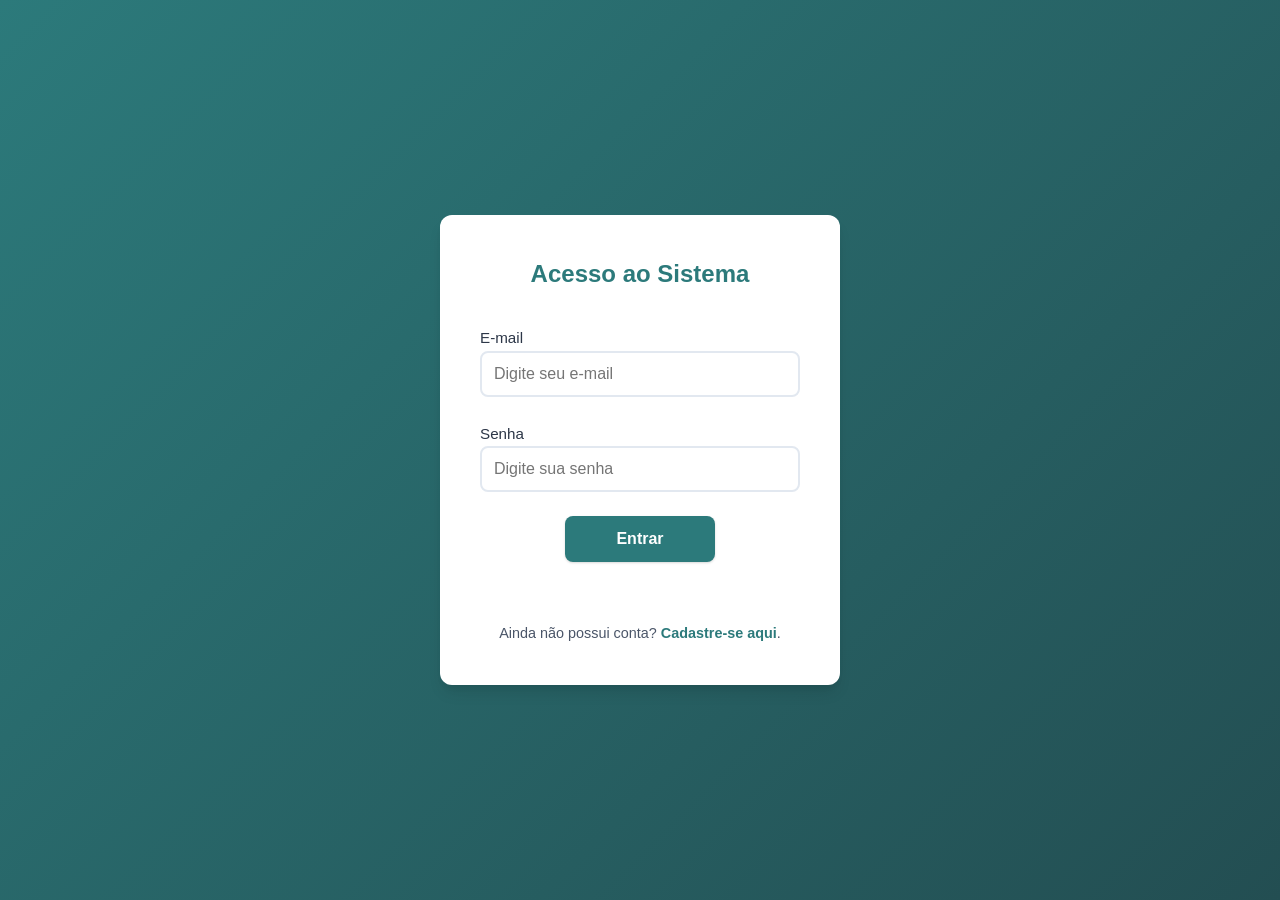
<file: index.html>
<!DOCTYPE html>
<html lang="pt-BR">
<head>
    <meta charset="UTF-8">
    <meta name="viewport" content="width=device-width, initial-scale=1.0">
    <title>Login - Agenda Médica</title>
     <link rel="stylesheet" href="styles.css">
    <link rel="stylesheet" href="login.css">
</head>
<body>  
    <div class="login-container">   
        <form id="login-form" class="login-form">
            <h2>Acesso ao Sistema</h2>
            
            <div class="form-group">
                <label for="email">E-mail</label>
                <input type="email" id="email" name="email" required placeholder="Digite seu e-mail">
            </div>
            
            <div class="form-group">
                <label for="password">Senha</label>
                <input type="password" id="password" name="password" required placeholder="Digite sua senha">
            </div>
            
            <button type="submit" class="btn btn-primary">Entrar</button>  
            
            <p id="login-message"></p>
            
            <p class="signup-link">Ainda não possui conta? 
                <a href="cadastro.html">Cadastre-se aqui</a>.
            </p>
        </form>
    </div>

    <script src="login.js"></script>
</body>
</html>
</file>
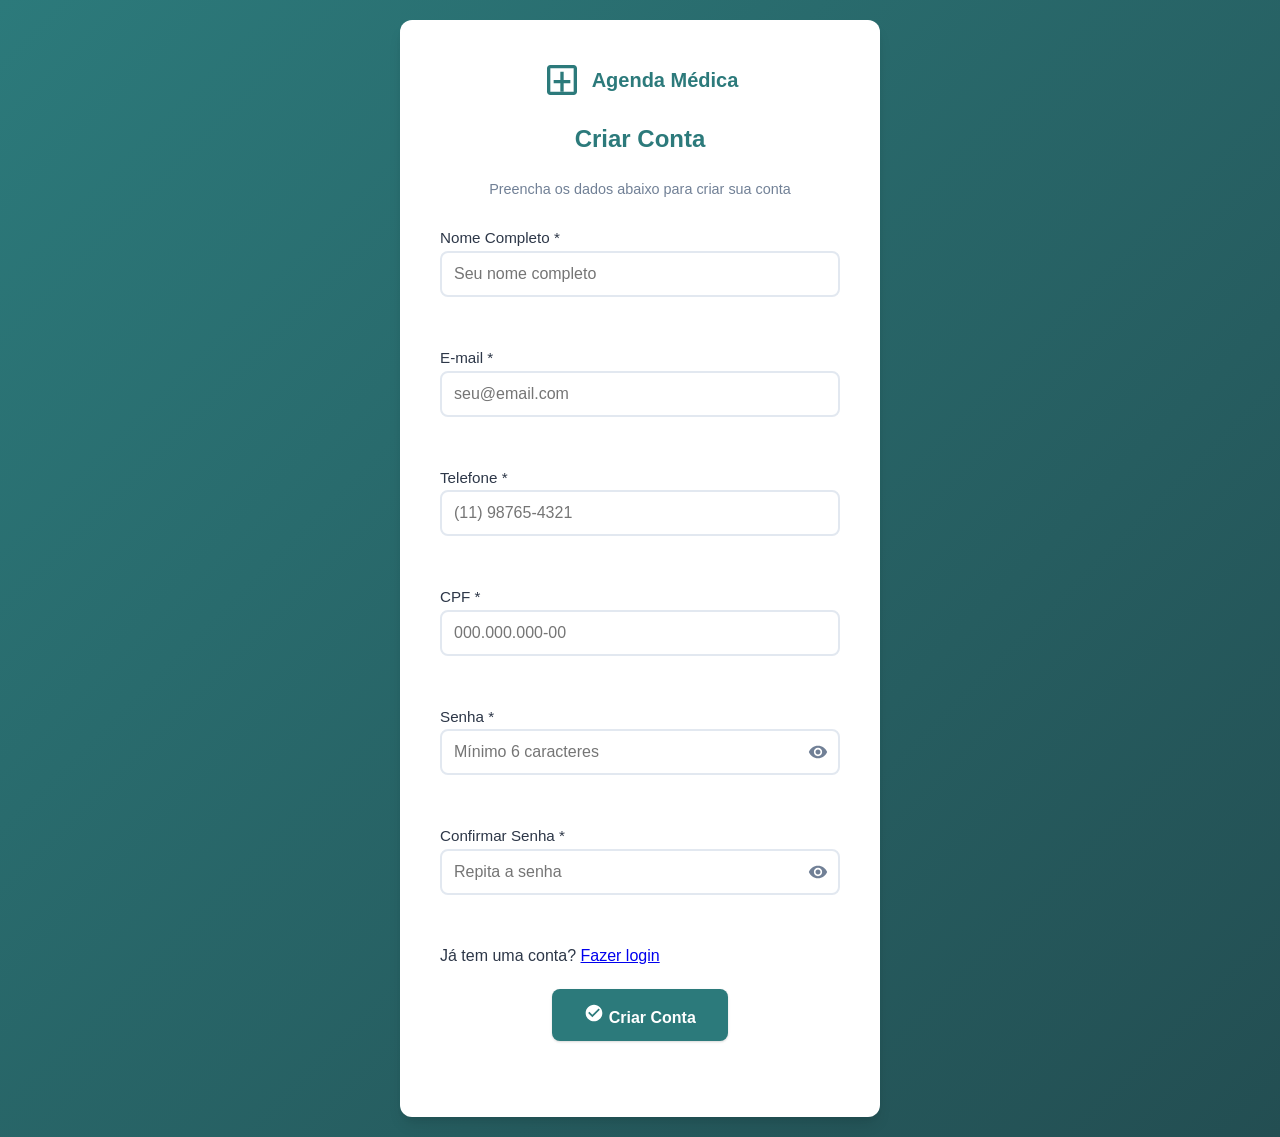
<file: cadastro.html>
<!DOCTYPE html>
<html lang="pt-BR">
<head>
    <meta charset="UTF-8">
    <meta name="viewport" content="width=device-width, initial-scale=1.0">
    <title>Cadastro - Agenda Médica</title>
    <link rel="stylesheet" href="styles.css">
    <link rel="stylesheet" href="login.css">
    <link rel="stylesheet" href="cadastro.css">
</head>
<body>
    <div class="login-container">
        <form id="cadastro-form" class="login-form cadastro-form" novalidate>
            
            <div class="login-logo">
                <svg width="40" height="40" viewBox="0 0 24 24" fill="none" xmlns="http://www.w3.org/2000/svg" aria-hidden="true">
                    <path d="M19 3H5C3.9 3 3 3.9 3 5V19C3 20.1 3.9 21 5 21H19C20.1 21 21 20.1 21 19V5C21 3.9 20.1 3 19 3ZM19 19H5V5H19V19Z" fill="currentColor"/>
                    <path d="M7 12H11V7H13V12H17V14H13V19H11V14H7V12Z" fill="currentColor"/>
                </svg>
                <span>Agenda Médica</span>
            </div>

            <h2>Criar Conta</h2>
            <p class="form-subtitle">Preencha os dados abaixo para criar sua conta</p>

            <div class="form-row-cadastro">
                <div class="form-group">
                    <label for="nomeCompleto">Nome Completo *</label>
                    <input type="text" id="nomeCompleto" name="nomeCompleto" required minlength="3" maxlength="100" placeholder="Seu nome completo">
                    <span class="error-message" role="alert"></span>
                </div>
            </div>

            <div class="form-row-cadastro">
                <div class="form-group">
                    <label for="email">E-mail *</label>
                    <input type="email" id="email" name="email" required placeholder="seu@email.com">
                    <span class="error-message" role="alert"></span>
                </div>
            </div>

            <div class="form-row-cadastro">
                <div class="form-group">
                    <label for="telefone">Telefone *</label>
                    <input type="tel" id="telefone" name="telefone" required pattern="[\d\s\(\)\-\+]+" minlength="10" maxlength="20" placeholder="(11) 98765-4321">
                    <span class="error-message" role="alert"></span>
                </div>
            </div>

            <div class="form-row-cadastro">
                <div class="form-group">
                    <label for="cpf">CPF *</label>
                    <input type="text" id="cpf" name="cpf" required minlength="11" maxlength="14" placeholder="000.000.000-00">
                    <span class="error-message" role="alert"></span>
                </div>
            </div>

            <div class="form-row-cadastro">
                <div class="form-group">
                    <label for="senha">Senha *</label>
                    <div class="input-with-toggle">
                        <input type="password" id="senha" name="senha" required minlength="6" maxlength="50" placeholder="Mínimo 6 caracteres">
                        <button type="button" class="toggle-password" aria-label="Mostrar senha" data-target="senha">
                            <svg class="eye-icon" width="20" height="20" viewBox="0 0 24 24" fill="none" xmlns="http://www.w3.org/2000/svg">
                                <path d="M12 4.5C7 4.5 2.73 7.61 1 12c1.73 4.39 6 7.5 11 7.5s9.27-3.11 11-7.5c-1.73-4.39-6-7.5-11-7.5zM12 17c-2.76 0-5-2.24-5-5s2.24-5 5-5 5 2.24 5 5-2.24 5-5 5zm0-8c-1.66 0-3 1.34-3 3s1.34 3 3 3 3-1.34 3-3-1.34-3-3-3z" fill="currentColor"/>
                            </svg>
                        </button>
                    </div>
                    <span class="error-message" role="alert"></span>
                </div>
            </div>

            <div class="form-row-cadastro">
                <div class="form-group">
                    <label for="confirmarSenha">Confirmar Senha *</label>
                    <div class="input-with-toggle">
                        <input type="password" id="confirmarSenha" name="confirmarSenha" required minlength="6" maxlength="50" placeholder="Repita a senha">
                        <button type="button" class="toggle-password" aria-label="Mostrar confirmação de senha" data-target="confirmarSenha">
                            <svg class="eye-icon" width="20" height="20" viewBox="0 0 24 24" fill="none" xmlns="http://www.w3.org/2000/svg">
                                <path d="M12 4.5C7 4.5 2.73 7.61 1 12c1.73 4.39 6 7.5 11 7.5s9.27-3.11 11-7.5c-1.73-4.39-6-7.5-11-7.5zM12 17c-2.76 0-5-2.24-5-5s2.24-5 5-5 5 2.24 5 5-2.24 5-5 5zm0-8c-1.66 0-3 1.34-3 3s1.34 3 3 3 3-1.34 3-3-1.34-3-3-3z" fill="currentColor"/>
                            </svg>
                        </button>
                    </div>
                    <span class="error-message" role="alert"></span>
                </div>
            </div>

            <div class="password-strength-container" id="passwordStrength" style="display:none;">
                <div class="strength-label">Força da senha: <span id="strengthText">Fraca</span></div>
                <div class="strength-bar">
                    <div class="strength-fill" id="strengthFill"></div>
                </div>
            </div>

            <p>Já tem uma conta? <a href="index.html">Fazer login</a></p>

            <button type="submit" class="btn-cadastro">
                <svg width="20" height="20" viewBox="0 0 24 24" fill="none" xmlns="http://www.w3.org/2000/svg" aria-hidden="true">
                    <path d="M12 2C6.48 2 2 6.48 2 12s4.48 10 10 10 10-4.48 10-10S17.52 2 12 2zm-2 15l-5-5 1.41-1.41L10 14.17l7.59-7.59L19 8l-9 9z" fill="currentColor"/>
                </svg>
                Criar Conta
            </button>

            <p id="cadastro-message"></p> 

            <div class="form-footer-links">
            </div>
        </form>
    </div>
    
    <script src="cadastro.js"></script>
</body>
</html>
</file>
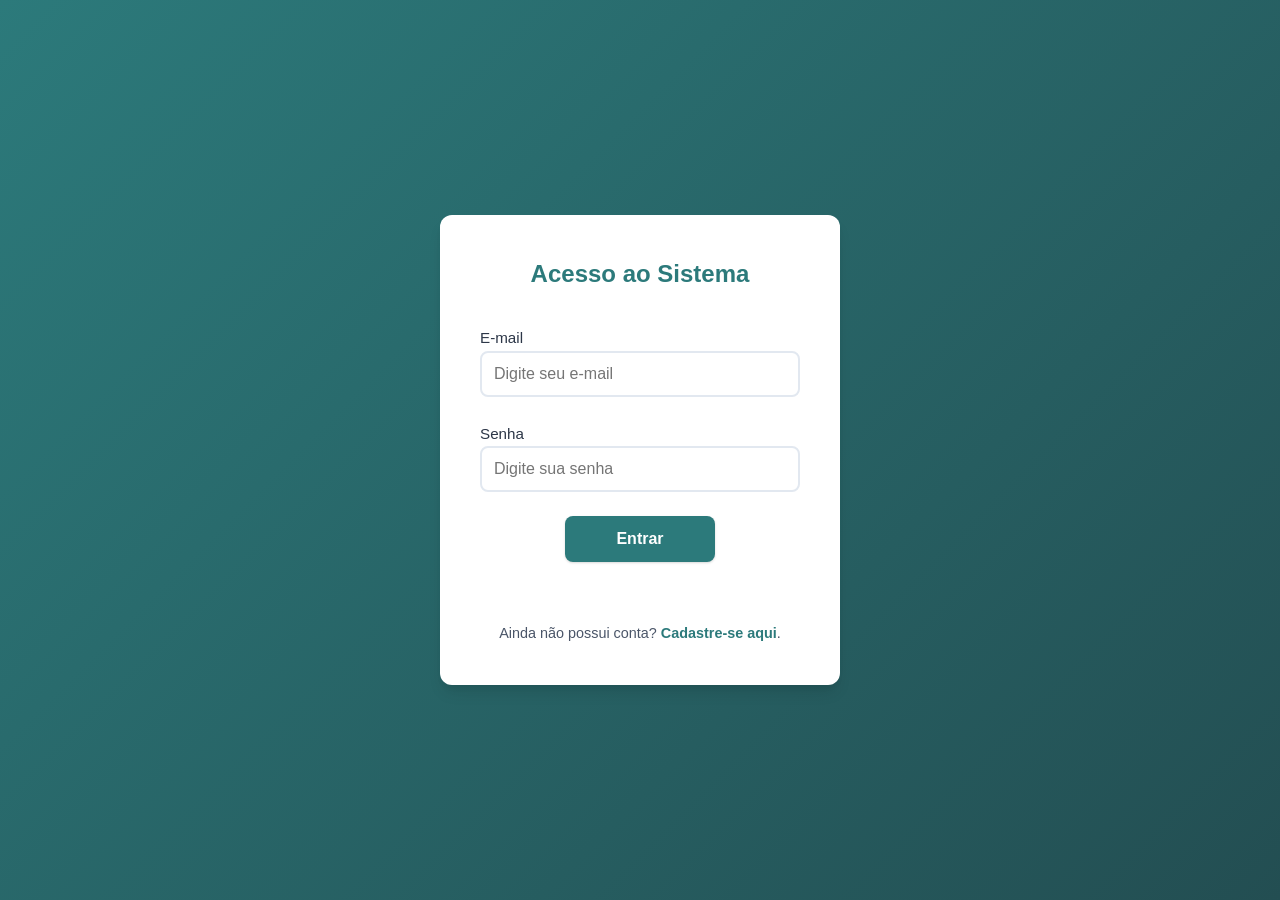
<file: principal.html>
<!DOCTYPE html>
<html lang="pt-br">
<head>
    <meta charset="UTF-8">
    <meta name="viewport" content="width=device-width, initial-scale=1.0">
    <meta name="description" content="Sistema de Agendamento Médico CSD">
    <title>CSD - Agenda Fácil Saúde +</title>
    <link rel="icon" href="./images/agenda.png" type="image/png">
    <link rel="stylesheet" href="styles.css">
    <link rel="stylesheet" href="principal.css">
</head>
<body>

    <header role="banner">
        <div class="container header-content">
            <div>
                <h1>CSD - Agenda Fácil Saúde<span>+</span></h1>
                <p>Sistema de Agendamento Médico Profissional</p>
            </div>
            <div style="text-align: right;">
                <p id="user-greeting" style="font-size: 0.9rem; margin-bottom: 5px;"></p>
                <button id="btn-logout" class="btn btn-small btn-danger">Sair do Sistema</button>
            </div>
        </div>
    </header>

    <main class="container main-grid">
        
        <section id="agendamento" aria-labelledby="titulo-novo">
            <h2 id="titulo-novo">Novo Agendamento</h2>
            
            <form id="form-agenda">
                <input type="hidden" id="id" name="id">

                <div class="input-group">
                    <label for="nome">Nome do Paciente:</label>
                    <input type="text" id="nome" name="nome" placeholder="Nome completo" required minlength="3" maxlength="100" pattern="[A-Za-zÀ-ÖØ-öø-ÿ\s]+">
                </div>

                <div class="form-row">
                    <div class="input-group">
                        <label for="email">E-mail do Paciente:</label>
                        <input type="email" id="emailPaciente" name="email" placeholder="exemplo@email.com" required maxlength="100">
                    </div>
                    
                    <div class="input-group">
                        <label for="telefone">Telefone:</label>
                        <input type="tel" id="telefone" name="telefone" placeholder="(99) 99999-9999" required minlength="15" maxlength="15">
                    </div>
                </div>

                <div class="input-group">
                    <label for="endereco">Endereço:</label>
                    <input type="text" id="endereco" name="endereco" placeholder="Rua, Número, Bairro" required minlength="5" maxlength="150">
                </div>

                <div class="form-row">
                    <div class="input-group">
                        <label for="data">Data:</label>
                        <input type="date" id="data" name="data" required>
                    </div>
                    
                    <div class="input-group">
                        <label for="hora">Hora:</label>
                        <input type="time" id="hora" name="hora" required>
                    </div>
                </div>

                <div class="input-group">
                    <label for="tipo">Tipo de Compromisso:</label>
                    <select id="tipo" name="tipo" required>
                        <option value="" disabled selected>Selecione...</option>
                        <option value="Consulta">Consulta Médica</option>
                        <option value="Exame">Exame</option>
                        <option value="Tratamento">Tratamento</option>
                    </select>
                </div>

                <div class="input-group">
                    <label for="obs">Observações:</label>
                    <textarea id="obs" name="obs" rows="3" maxlength="200" placeholder="Histórico, alergias..."></textarea>
                    <div class="char-counter"><span id="contador">0</span>/200</div>
                </div>

                <button type="submit" class="btn-primary" id="btn-salvar">Agendar Compromisso</button>
                <button type="button" class="btn-secondary" id="btn-cancelar-edicao" style="display: none;">Cancelar Edição</button>
            </form>
        </section>

        <section id="lista-compromissos" aria-labelledby="titulo-lista">
            <h2 id="titulo-lista">Compromissos Agendados</h2>

            <div class="filtros-container" style="margin-bottom: 1rem;">
                <input type="text" id="filtro-busca" placeholder="Buscar por nome..." style="margin-right: 10px;">
                <select id="filtro-tipo">
                    <option value="">Todos os Tipos</option>
                    <option value="Consulta">Consulta</option>
                    <option value="Exame">Exame</option>
                    <option value="Tratamento">Tratamento</option>
                </select>
            </div>
            
            <div id="aviso-vazio" role="alert" class="alert-box">
                <p>Nenhum compromisso encontrado.</p>
            </div>

            <ul id="lista-agenda" class="appointments-list" style="list-style: none;">
            </ul>
        </section>

    </main>

    <footer>
        <p>&copy; 2025 CSD - Agenda Fácil Saúde. Todos os direitos reservados.</p>
    </footer>

    <div id="toast-container"></div>

    <script src="script.js"></script>
</body>
</html>
</file>
<file: styles.css>
:root {
    --primary-color: #2c7a7b;
    --primary-dark: #234e52;
    --primary-light: #4fd1c5;
    --secondary-color: #4299e1;
    --success-color: #33a047f2;
    --warning-color: #eea56a;
    --danger-color: #f56565;
    --text-primary: #2d3748;
    --text-secondary: #4a5568;
    --text-light: #718096;
    --bg-primary: #ffffff;
    --bg-secondary: #f7fafc;
    --bg-tertiary: #edf2f7;
    --border-color: #e2e8f0;
    --shadow-sm: 0 1px 3px 0 rgba(0, 0, 0, 0.1), 0 1px 2px 0 rgba(0, 0, 0, 0.06);
    --shadow-md: 0 4px 6px -1px rgba(0, 0, 0, 0.1), 0 2px 4px -1px rgba(0, 0, 0, 0.06);
    --shadow-lg: 0 10px 15px -3px rgba(0, 0, 0, 0.1), 0 4px 6px -2px rgba(0, 0, 0, 0.05);
    --radius-sm: 4px;
    --radius-md: 8px;
    --radius-lg: 12px;
    --transition: all 0.3s ease;
}

* {
    margin: 0;
    padding: 0;
    box-sizing: border-box;
}

body {
    font-family: -apple-system, BlinkMacSystemFont, 'Segoe UI', Roboto, 'Helvetica Neue', Arial, sans-serif;
    line-height: 1.6;
    color: var(--text-primary);
    background-color: var(--bg-secondary);
    min-height: 100vh;
    display: flex;
    flex-direction: column;
}

.container {
    max-width: 1200px;
    margin: 0 auto;
    padding: 0 20px;
    width: 100%;
}

label {
    font-weight: 500;
    margin-bottom: 0.5rem;
    color: var(--text-primary);
    font-size: 0.95rem;
}

input, select, textarea {
    padding: 0.75rem;
    border: 2px solid var(--border-color);
    border-radius: var(--radius-md);
    font-size: 1rem;
    font-family: inherit;
    transition: var(--transition);
    background-color: var(--bg-primary);
    color: var(--text-primary);
    width: 100%;
}

input:focus, select:focus, textarea:focus {
    outline: none;
    border-color: var(--primary-color);
    box-shadow: 0 0 0 3px rgba(44, 122, 123, 0.1);
}

.error-message {
    color: var(--danger-color);
    font-size: 0.875rem;
    margin-top: 0.25rem;
    min-height: 1.25rem;
    display: block;
}

.btn {
    padding: 0.875rem 1.75rem;
    border: none;
    border-radius: var(--radius-md);
    font-size: 1rem;
    font-weight: 600;
    cursor: pointer;
    transition: var(--transition);
    display: inline-flex;
    align-items: center;
    justify-content: center;
    gap: 0.5rem;
    font-family: inherit;
    box-shadow: var(--shadow-sm);
}

.btn:hover {
    transform: translateY(-2px);
    box-shadow: var(--shadow-md);
}

.btn-primary { background-color: var(--primary-color); color: white; }
.btn-primary:hover { background-color: var(--primary-dark); }
.btn-secondary { background-color: var(--bg-tertiary); color: var(--text-primary); }
.btn-secondary:hover { background-color: var(--border-color); }
.btn-danger { background-color: var(--danger-color); color: white; }
.btn-danger:hover { background-color: #e53e3e; }
.btn-small { padding: 0.5rem 1rem; font-size: 0.875rem; }
</file>
<file: login.css>
.login-container {
    display: flex;
    justify-content: center;
    align-items: center;
    min-height: 100vh;
    background: linear-gradient(135deg, var(--primary-color) 0%, var(--primary-dark) 100%);
    padding: 20px;
}
.login-form {
    background: var(--bg-primary);
    padding: 2.5rem;
    border-radius: var(--radius-lg);
    box-shadow: var(--shadow-lg);
    width: 100%;
    max-width: 400px;
}

.login-form h2 {
    text-align: center;
    margin-bottom: 2rem;
    border-bottom: none;
    color: var(--primary-color);
}

.login-form .form-group {
    margin-bottom: 1.5rem;
}

.login-form button[type="submit"] {
    display: block;  
    margin: 20px auto 0;  
    min-width: 150px;

    padding: 0.875rem 2rem;
    background-color: var(--primary-color);
    color: white;
    border: none;
    border-radius: var(--radius-md);
    font-weight: 600;
    font-size: 1rem;
    font-family: inherit;
    cursor: pointer;
    transition: var(--transition);
    box-shadow: var(--shadow-sm);
}


.login-logo {
    display: flex;
    align-items: center;
    justify-content: center;
    gap: 10px;
    color: var(--primary-color);
    font-size: 1.25rem;
    font-weight: 700;
    margin-bottom: 1.25rem;
}

#login-message {
    text-align: center;
    margin-top: 1rem;
    font-size: 0.9rem;
    min-height: 1.25rem;
}

.signup-link {
    text-align: center;
    margin-top: 1.5rem;
    font-size: 0.9rem;
    color: var(--text-secondary);
}

.signup-link a {
    color: var(--primary-color);
    text-decoration: none;
    font-weight: 600;
}
</file>
<file: cadastro.css>
.cadastro-form {
    max-width: 480px;
}

.form-subtitle {
    text-align: center;
    color: var(--text-light);
    font-size: 0.9rem;
    margin-bottom: 1.5rem;
    margin-top: -0.75rem;
}

.input-with-toggle {
    position: relative;
    display: flex;
    align-items: center;
}

.input-with-toggle input {
    width: 100%;
    padding-right: 2.75rem;
}

.toggle-password {
    position: absolute;
    right: 0.75rem;
    background: none;
    border: none;
    cursor: pointer;
    color: var(--text-light);
    display: flex;
    align-items: center;
    padding: 0;
}

.password-strength-container {
    margin-bottom: 1.25rem;
}

.strength-label {
    font-size: 0.8rem;
    color: var(--text-secondary);
    margin-bottom: 0.35rem;
    font-weight: 500;
}

.strength-bar {
    height: 6px;
    background-color: var(--bg-tertiary);
    border-radius: 999px;
    overflow: hidden;
}

.strength-fill {
    height: 100%;
    width: 0%;
    border-radius: 999px;
    transition: width 0.4s ease, background-color 0.4s ease;
}

#cadastro-message {
    text-align: center;
    margin-top: 1rem;
    font-size: 0.9rem;
    min-height: 1.25rem;
}
</file>
<file: principal.css>
header {
    background: linear-gradient(135deg, var(--primary-color) 0%, var(--primary-dark) 100%);
    color: white;
    padding: 2rem 0;
    box-shadow: var(--shadow-md);
}

.header-content {
    display: flex;
    justify-content: space-between;
    align-items: center;
    margin-bottom: 0.5rem;
    flex-wrap: wrap;
    gap: 15px;
}

header h1 { font-size: 2rem; margin-bottom: 0; }
.subtitle { font-size: 1rem; opacity: 0.95; }

main {
    flex: 1;
    padding: 2rem 0;
}

section {
    background: var(--bg-primary);
    border-radius: var(--radius-lg);
    padding: 2rem;
    margin-bottom: 2rem;
    box-shadow: var(--shadow-sm);
    border: 1px solid var(--border-color);
}

h2 {
    color: var(--primary-color);
    font-size: 1.5rem;
    margin-bottom: 1.5rem;
    font-weight: 600;
    border-bottom: 2px solid var(--primary-light);
    padding-bottom: 0.5rem;
}

.form-row {
    display: grid;
    grid-template-columns: repeat(auto-fit, minmax(250px, 1fr));
    gap: 1.5rem;
}

.form-group {
    display: flex;
    flex-direction: column;
    margin-bottom: 1rem;
}

.appointment-card {
    border: 2px solid var(--border-color);
    border-radius: var(--radius-md);
    padding: 1.5rem;
    transition: var(--transition);
    background-color: var(--bg-primary);
    margin-bottom: 1rem;
}

.appointment-card:hover {
    border-color: var(--primary-light);
    box-shadow: var(--shadow-md);
    transform: translateY(-2px);
}

.appointment-header {
    display: flex;
    justify-content: space-between;
    align-items: flex-start;
    margin-bottom: 1rem;
}

.appointment-title h3 {
    font-size: 1.25rem;
    color: var(--primary-color);
    margin-bottom: 0.25rem;
}

.appointment-type {
    display: inline-block;
    padding: 0.25rem 0.75rem;
    border-radius: var(--radius-sm);
    font-size: 0.875rem;
    font-weight: 600;
    text-transform: uppercase;
}

.type-consulta { background-color: #bee3f8; color: #2c5282; }
.type-exame { background-color: #c6f6d5; color: #22543d; }
.type-tratamento { background-color: #fed7d7; color: #742a2a; }

.appointment-body {
    display: grid;
    grid-template-columns: repeat(auto-fit, minmax(200px, 1fr));
    gap: 1rem;
    margin-bottom: 1rem;
}

.appointment-notes {
    background-color: var(--bg-secondary);
    padding: 1rem;
    border-radius: var(--radius-md);
    border-left: 4px solid var(--primary-light);
    margin-bottom: 1rem;
}

footer {
    background-color: var(--text-primary);
    color: white;
    padding: 1.5rem 0;
    text-align: center;
    margin-top: auto;
}
</file>
